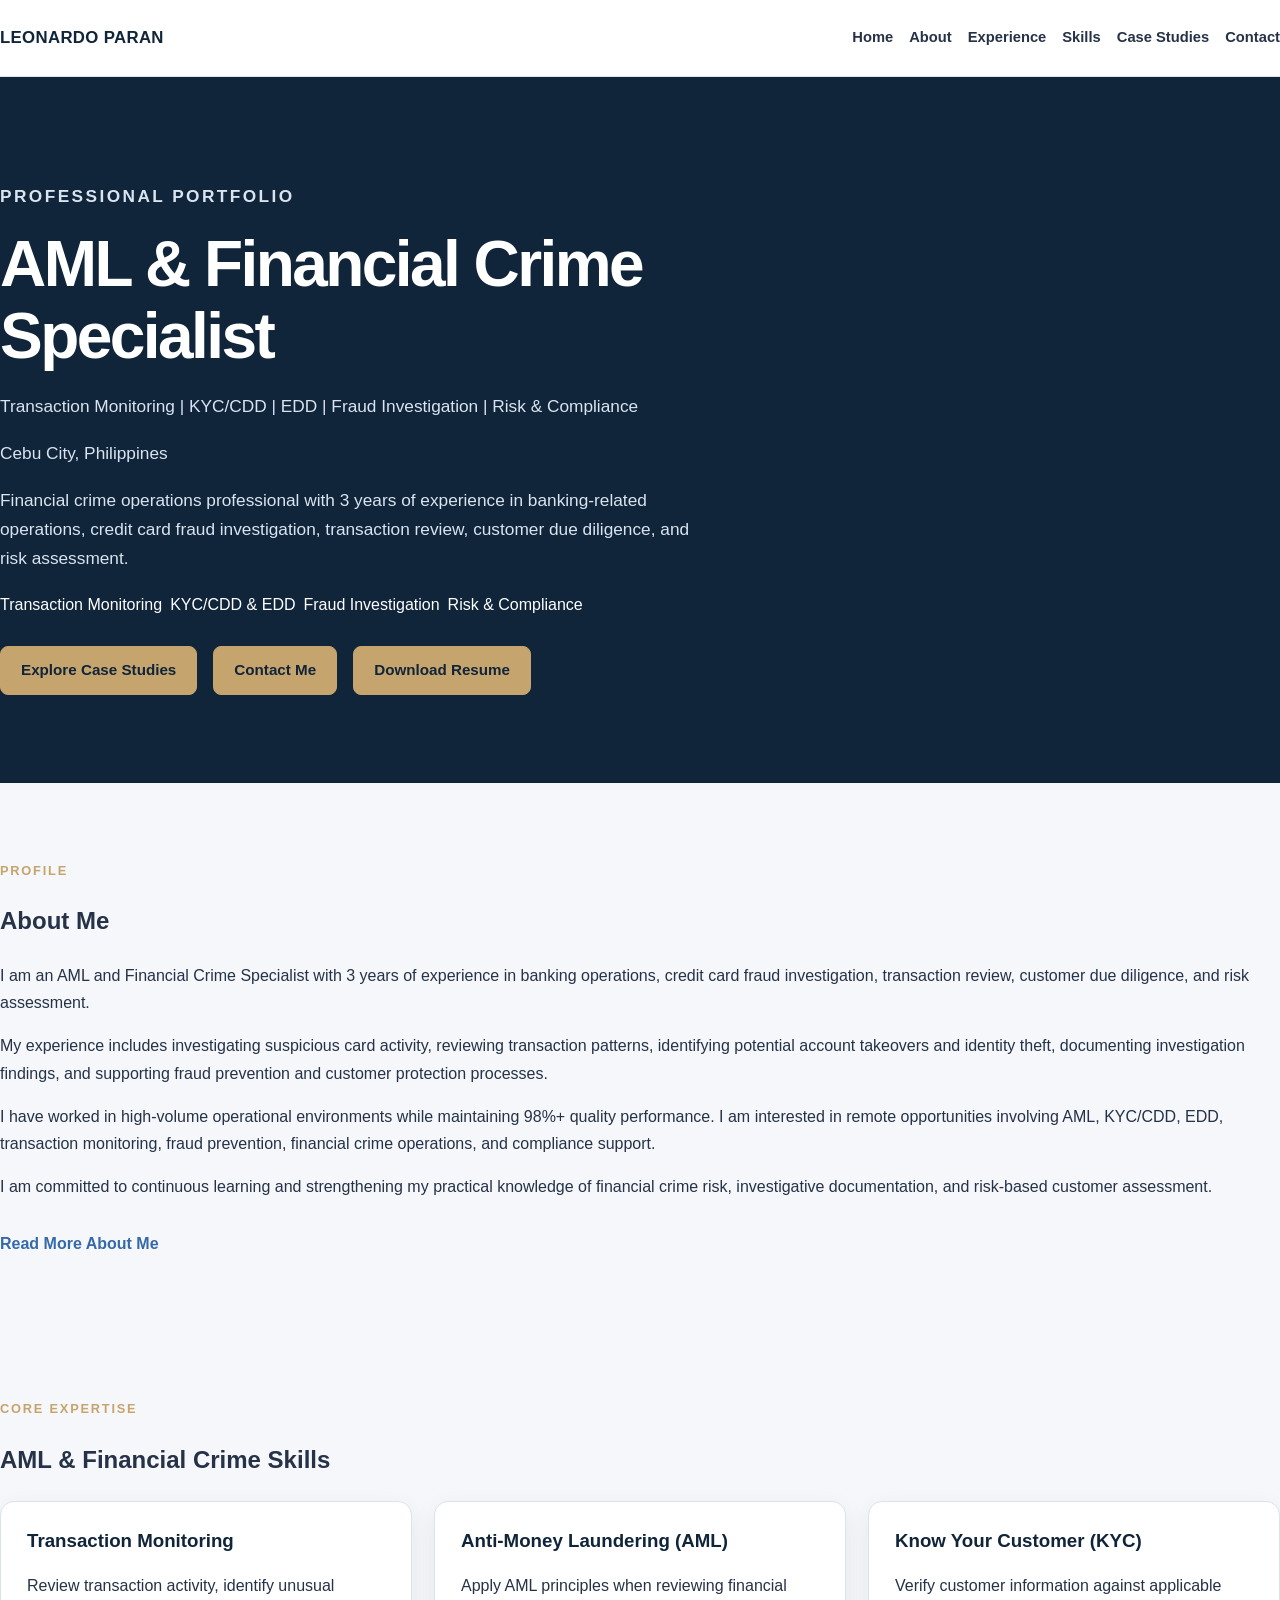
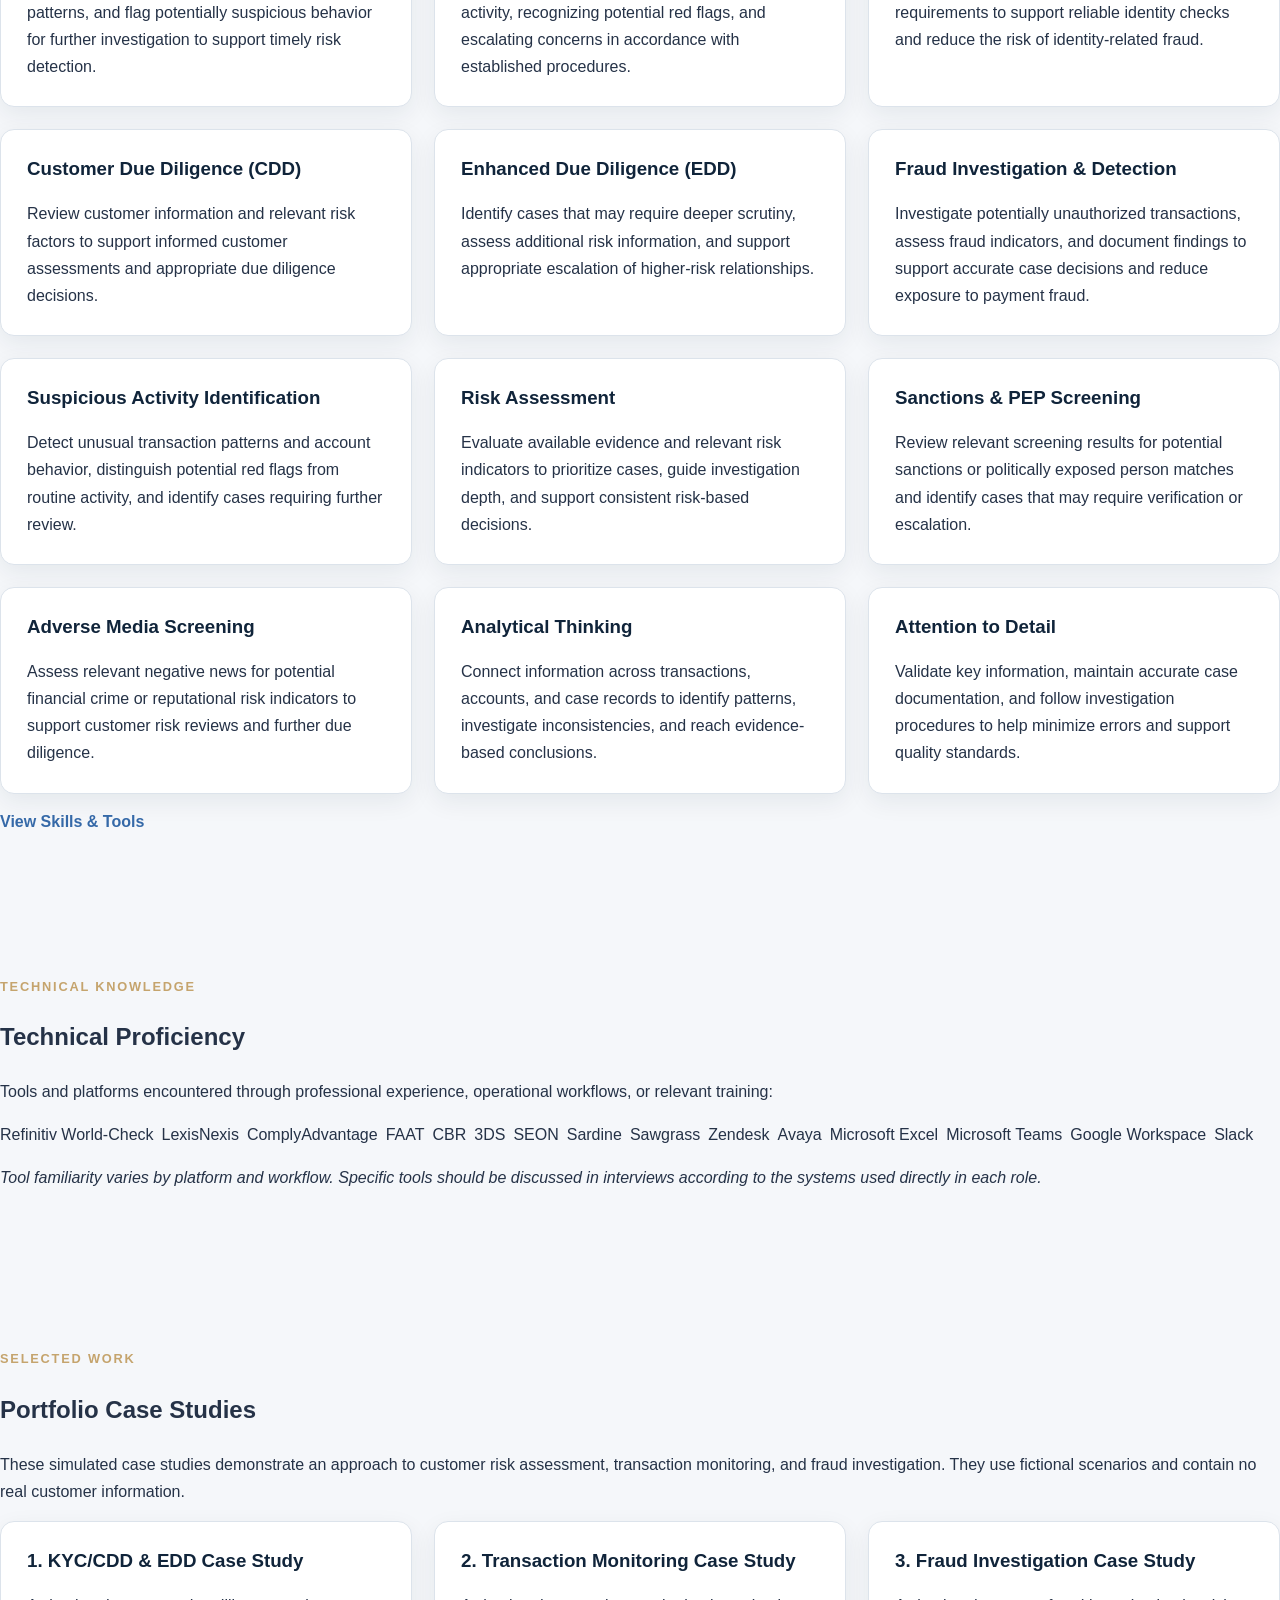
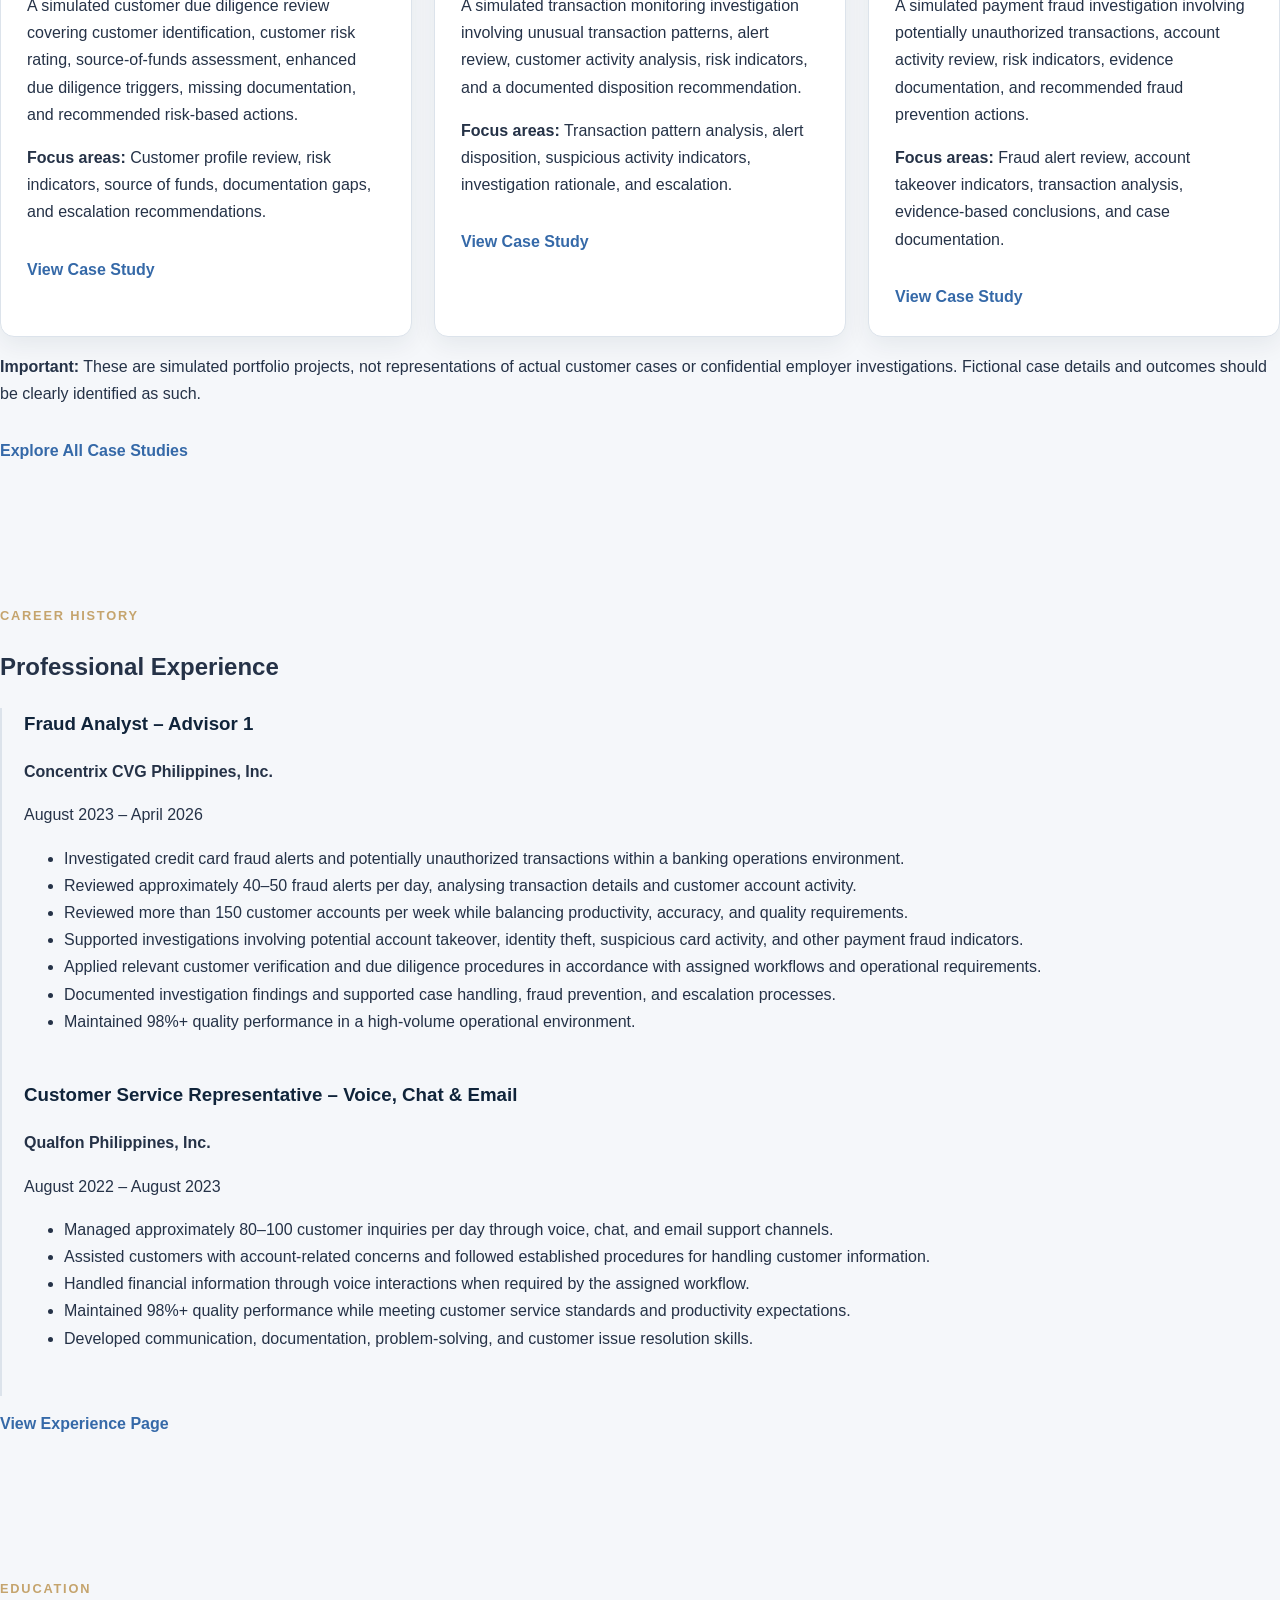
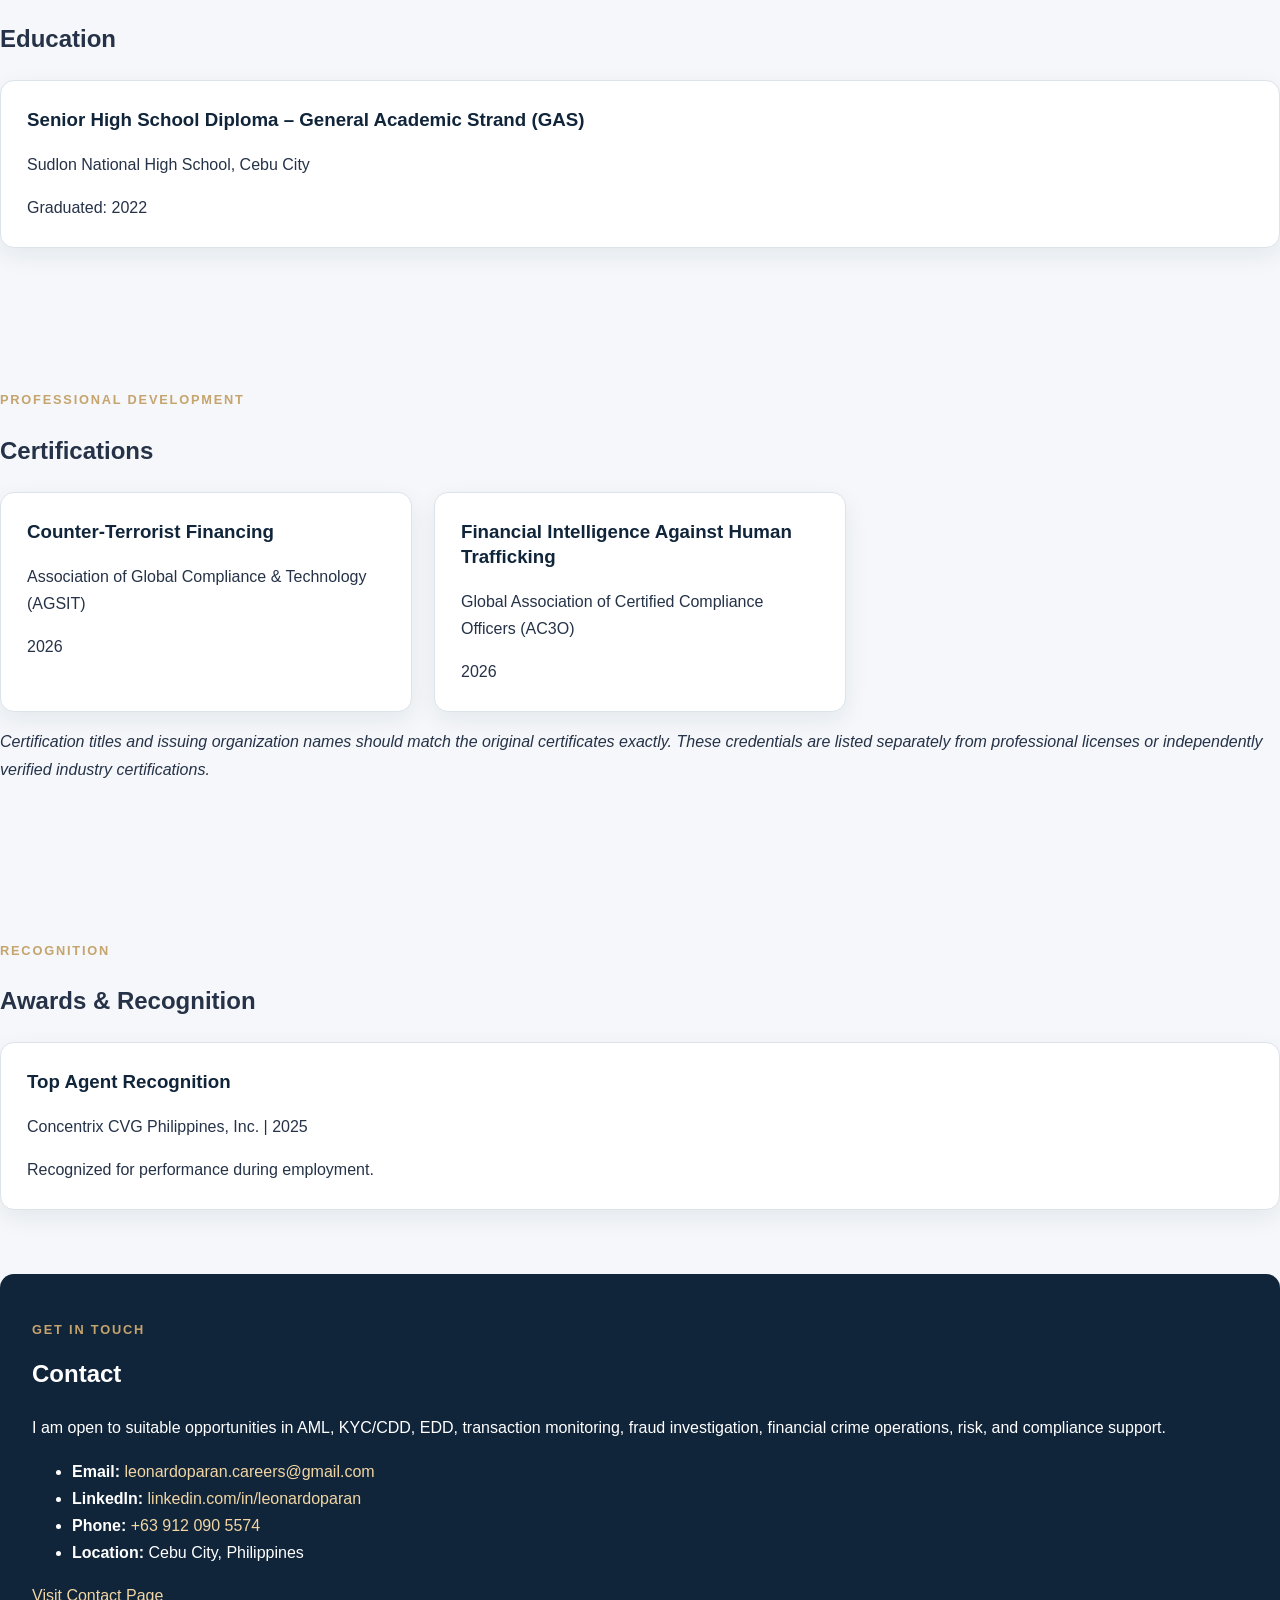
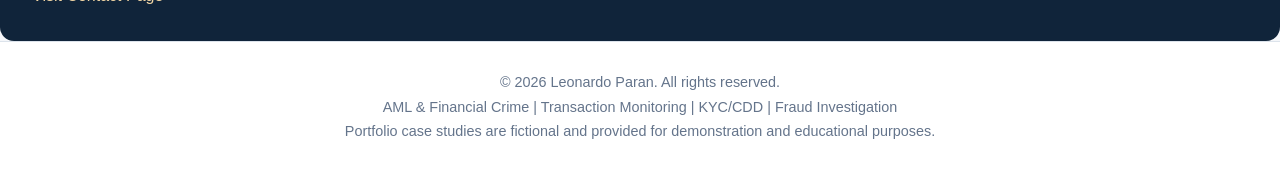
<file: index.html>
<!DOCTYPE html>
<html lang="en">
<head>
  <meta charset="UTF-8">
  <meta name="viewport" content="width=device-width, initial-scale=1.0">
  <title>Leonardo Paran | AML &amp; Financial Crime Specialist</title>
  <meta name="description" content="Professional portfolio of Leonardo Paran, with experience in transaction monitoring, KYC/CDD, EDD, fraud investigation, and financial crime operations.">
  <link rel="stylesheet" href="style.css">
</head>
<body>

<header class="site-header">
  <div class="nav-container">
    <a class="brand" href="index.html">LEONARDO PARAN</a>
    <nav class="site-nav" aria-label="Main navigation">
      <a href="index.html">Home</a>
      <a href="about.html">About</a>
      <a href="experience.html">Experience</a>
      <a href="skills.html">Skills</a>
      <a href="case-studies.html">Case Studies</a>
      <a href="contact.html">Contact</a>
    </nav>
  </div>
</header>

<main>
  <section class="hero">
    <p class="eyebrow">PROFESSIONAL PORTFOLIO</p>

    <h1>AML &amp; Financial Crime Specialist</h1>

    <p class="hero-subtitle">
      Transaction Monitoring | KYC/CDD | EDD |
      Fraud Investigation | Risk &amp; Compliance
    </p>

    <p>Cebu City, Philippines</p>

    <p>
      Financial crime operations professional with 3 years of experience
      in banking-related operations, credit card fraud investigation,
      transaction review, customer due diligence, and risk assessment.
    </p>

    <div class="tag-list">
      <span>Transaction Monitoring</span>
      <span>KYC/CDD &amp; EDD</span>
      <span>Fraud Investigation</span>
      <span>Risk &amp; Compliance</span>
    </div>

    <div class="button-group">
      <a class="button" href="case-studies.html">
        Explore Case Studies
      </a>

      <a class="button" href="contact.html">
        Contact Me
      </a>

      <a
        class="button"
        href="./Leonardo_Paran_AML_Financial_Crime_Specialist_Resume.pdf"
        target="_blank"
        rel="noopener"
      >Download Resume</a>
    </div>
  </section>

  <section class="section">
    <p class="eyebrow">PROFILE</p>
    <h2>About Me</h2>

    <p>
      I am an AML and Financial Crime Specialist with 3 years of experience
      in banking operations, credit card fraud investigation, transaction
      review, customer due diligence, and risk assessment.
    </p>

    <p>
      My experience includes investigating suspicious card activity,
      reviewing transaction patterns, identifying potential account
      takeovers and identity theft, documenting investigation findings,
      and supporting fraud prevention and customer protection processes.
    </p>

    <p>
      I have worked in high-volume operational environments while
      maintaining 98%+ quality performance. I am interested in remote
      opportunities involving AML, KYC/CDD, EDD, transaction monitoring,
      fraud prevention, financial crime operations, and compliance support.
    </p>

    <p>
      I am committed to continuous learning and strengthening my practical
      knowledge of financial crime risk, investigative documentation,
      and risk-based customer assessment.
    </p>

    <a class="case-link" href="about.html">Read More About Me</a>
  </section>

  <section class="section">
    <p class="eyebrow">CORE EXPERTISE</p>
    <h2>AML &amp; Financial Crime Skills</h2>

    <div class="grid">
      <article class="card">
        <h3>Transaction Monitoring</h3>
        <p>Review transaction activity, identify unusual patterns, and flag potentially suspicious behavior for further investigation to support timely risk detection.</p>
      </article>

      <article class="card">
        <h3>Anti-Money Laundering (AML)</h3>
        <p>Apply AML principles when reviewing financial activity, recognizing potential red flags, and escalating concerns in accordance with established procedures.</p>
      </article>

      <article class="card">
        <h3>Know Your Customer (KYC)</h3>
        <p>Verify customer information against applicable requirements to support reliable identity checks and reduce the risk of identity-related fraud.</p>
      </article>

      <article class="card">
        <h3>Customer Due Diligence (CDD)</h3>
        <p>Review customer information and relevant risk factors to support informed customer assessments and appropriate due diligence decisions.</p>
      </article>

      <article class="card">
        <h3>Enhanced Due Diligence (EDD)</h3>
        <p>Identify cases that may require deeper scrutiny, assess additional risk information, and support appropriate escalation of higher-risk relationships.</p>
      </article>

      <article class="card">
        <h3>Fraud Investigation &amp; Detection</h3>
        <p>Investigate potentially unauthorized transactions, assess fraud indicators, and document findings to support accurate case decisions and reduce exposure to payment fraud.</p>
      </article>

      <article class="card">
        <h3>Suspicious Activity Identification</h3>
        <p>Detect unusual transaction patterns and account behavior, distinguish potential red flags from routine activity, and identify cases requiring further review.</p>
      </article>

      <article class="card">
        <h3>Risk Assessment</h3>
        <p>Evaluate available evidence and relevant risk indicators to prioritize cases, guide investigation depth, and support consistent risk-based decisions.</p>
      </article>

      <article class="card">
        <h3>Sanctions &amp; PEP Screening</h3>
        <p>Review relevant screening results for potential sanctions or politically exposed person matches and identify cases that may require verification or escalation.</p>
      </article>

      <article class="card">
        <h3>Adverse Media Screening</h3>
        <p>Assess relevant negative news for potential financial crime or reputational risk indicators to support customer risk reviews and further due diligence.</p>
      </article>

      <article class="card">
        <h3>Analytical Thinking</h3>
        <p>Connect information across transactions, accounts, and case records to identify patterns, investigate inconsistencies, and reach evidence-based conclusions.</p>
      </article>

      <article class="card">
        <h3>Attention to Detail</h3>
        <p>Validate key information, maintain accurate case documentation, and follow investigation procedures to help minimize errors and support quality standards.</p>
      </article>
    </div>

    <a class="case-link" href="skills.html">View Skills &amp; Tools</a>
  </section>

  <section class="section">
    <p class="eyebrow">TECHNICAL KNOWLEDGE</p>
    <h2>Technical Proficiency</h2>

    <p>
      Tools and platforms encountered through professional experience,
      operational workflows, or relevant training:
    </p>

    <div class="tag-list">
      <span>Refinitiv World-Check</span>
      <span>LexisNexis</span>
      <span>ComplyAdvantage</span>
      <span>FAAT</span>
      <span>CBR</span>
      <span>3DS</span>
      <span>SEON</span>
      <span>Sardine</span>
      <span>Sawgrass</span>
      <span>Zendesk</span>
      <span>Avaya</span>
      <span>Microsoft Excel</span>
      <span>Microsoft Teams</span>
      <span>Google Workspace</span>
      <span>Slack</span>
    </div>

    <p><em>
      Tool familiarity varies by platform and workflow. Specific tools
      should be discussed in interviews according to the systems used
      directly in each role.
    </em></p>
  </section>

  <section class="section">
    <p class="eyebrow">SELECTED WORK</p>
    <h2>Portfolio Case Studies</h2>

    <p>
      These simulated case studies demonstrate an approach to customer
      risk assessment, transaction monitoring, and fraud investigation.
      They use fictional scenarios and contain no real customer information.
    </p>

    <div class="grid">
      <div class="card">
        <h3>1. KYC/CDD &amp; EDD Case Study</h3>
        <p>
          A simulated customer due diligence review covering customer
          identification, customer risk rating, source-of-funds assessment,
          enhanced due diligence triggers, missing documentation, and
          recommended risk-based actions.
        </p>
        <p>
          <strong>Focus areas:</strong> Customer profile review, risk
          indicators, source of funds, documentation gaps, and escalation
          recommendations.
        </p>
        <a class="case-link"
          href="https://docs.google.com/spreadsheets/d/1FTh5lRLEZqJlQISXzY6gfy44POPoqloB/edit?usp=drivesdk&amp;ouid=105846819202427567287&amp;rtpof=true&amp;sd=true"
          target="_blank" rel="noopener noreferrer">View Case Study</a>
      </div>

      <div class="card">
        <h3>2. Transaction Monitoring Case Study</h3>
        <p>
          A simulated transaction monitoring investigation involving
          unusual transaction patterns, alert review, customer activity
          analysis, risk indicators, and a documented disposition
          recommendation.
        </p>
        <p>
          <strong>Focus areas:</strong> Transaction pattern analysis,
          alert disposition, suspicious activity indicators, investigation
          rationale, and escalation.
        </p>
        <a class="case-link"
          href="https://docs.google.com/spreadsheets/d/1rRnEARVmBlCLe5ZHAPJz-6vjeDVyr4HZ/edit?usp=drivesdk&amp;ouid=105846819202427567287&amp;rtpof=true&amp;sd=true"
          target="_blank" rel="noopener noreferrer">View Case Study</a>
      </div>

      <div class="card">
        <h3>3. Fraud Investigation Case Study</h3>
        <p>
          A simulated payment fraud investigation involving potentially
          unauthorized transactions, account activity review, risk
          indicators, evidence documentation, and recommended fraud
          prevention actions.
        </p>
        <p>
          <strong>Focus areas:</strong> Fraud alert review, account
          takeover indicators, transaction analysis, evidence-based
          conclusions, and case documentation.
        </p>
        <a class="case-link"
          href="https://docs.google.com/spreadsheets/d/1iediJYN6Dq_VlYZ_JypRBZn5w4wkYpnG/edit?usp=drivesdk&amp;ouid=105846819202427567287&amp;rtpof=true&amp;sd=true"
          target="_blank" rel="noopener noreferrer">View Case Study</a>
      </div>
    </div>

    <p>
      <strong>Important:</strong> These are simulated portfolio projects,
      not representations of actual customer cases or confidential
      employer investigations. Fictional case details and outcomes
      should be clearly identified as such.
    </p>

    <a class="case-link" href="case-studies.html">Explore All Case Studies</a>
  </section>

  <section class="section">
    <p class="eyebrow">CAREER HISTORY</p>
    <h2>Professional Experience</h2>

    <div class="timeline-item">
      <h3>Fraud Analyst – Advisor 1</h3>
      <p><strong>Concentrix CVG Philippines, Inc.</strong></p>
      <p class="job-meta">August 2023 – April 2026</p>

      <ul>
        <li>Investigated credit card fraud alerts and potentially unauthorized transactions within a banking operations environment.</li>
        <li>Reviewed approximately 40–50 fraud alerts per day, analysing transaction details and customer account activity.</li>
        <li>Reviewed more than 150 customer accounts per week while balancing productivity, accuracy, and quality requirements.</li>
        <li>Supported investigations involving potential account takeover, identity theft, suspicious card activity, and other payment fraud indicators.</li>
        <li>Applied relevant customer verification and due diligence procedures in accordance with assigned workflows and operational requirements.</li>
        <li>Documented investigation findings and supported case handling, fraud prevention, and escalation processes.</li>
        <li>Maintained 98%+ quality performance in a high-volume operational environment.</li>
      </ul>
    </div>

    <div class="timeline-item">
      <h3>Customer Service Representative – Voice, Chat &amp; Email</h3>
      <p><strong>Qualfon Philippines, Inc.</strong></p>
      <p class="job-meta">August 2022 – August 2023</p>

      <ul>
        <li>Managed approximately 80–100 customer inquiries per day through voice, chat, and email support channels.</li>
        <li>Assisted customers with account-related concerns and followed established procedures for handling customer information.</li>
        <li>Handled financial information through voice interactions when required by the assigned workflow.</li>
        <li>Maintained 98%+ quality performance while meeting customer service standards and productivity expectations.</li>
        <li>Developed communication, documentation, problem-solving, and customer issue resolution skills.</li>
      </ul>
    </div>

    <a class="case-link" href="experience.html">View Experience Page</a>
  </section>

  <section class="section">
    <p class="eyebrow">EDUCATION</p>
    <h2>Education</h2>

    <div class="card">
      <h3>Senior High School Diploma – General Academic Strand (GAS)</h3>
      <p>Sudlon National High School, Cebu City</p>
      <p>Graduated: 2022</p>
    </div>
  </section>

  <section class="section">
    <p class="eyebrow">PROFESSIONAL DEVELOPMENT</p>
    <h2>Certifications</h2>

    <div class="grid">
      <div class="card">
        <h3>Counter-Terrorist Financing</h3>
        <p>Association of Global Compliance &amp; Technology (AGSIT)</p>
        <p>2026</p>
      </div>

      <div class="card">
        <h3>Financial Intelligence Against Human Trafficking</h3>
        <p>Global Association of Certified Compliance Officers (AC3O)</p>
        <p>2026</p>
      </div>
    </div>

    <p><em>
      Certification titles and issuing organization names should match
      the original certificates exactly. These credentials are listed
      separately from professional licenses or independently verified
      industry certifications.
    </em></p>
  </section>

  <section class="section">
    <p class="eyebrow">RECOGNITION</p>
    <h2>Awards &amp; Recognition</h2>

    <div class="card">
      <h3>Top Agent Recognition</h3>
      <p>Concentrix CVG Philippines, Inc. | 2025</p>
      <p>Recognized for performance during employment.</p>
    </div>
  </section>

  <section class="section contact-panel">
    <p class="eyebrow">GET IN TOUCH</p>
    <h2>Contact</h2>

    <p>
      I am open to suitable opportunities in AML, KYC/CDD, EDD,
      transaction monitoring, fraud investigation, financial crime
      operations, risk, and compliance support.
    </p>

    <ul>
      <li>
        <strong>Email:</strong>
        <a href="mailto:leonardoparan.careers@gmail.com">leonardoparan.careers@gmail.com</a>
      </li>
      <li>
        <strong>LinkedIn:</strong>
        <a href="https://www.linkedin.com/in/leonardoparan" target="_blank" rel="noopener noreferrer">linkedin.com/in/leonardoparan</a>
      </li>
      <li>
        <strong>Phone:</strong>
        <a href="tel:+639120905574">+63 912 090 5574</a>
      </li>
      <li><strong>Location:</strong> Cebu City, Philippines</li>
    </ul>

    <a class="button" href="contact.html">Visit Contact Page</a>
  </section>
</main>

<footer class="site-footer">
  <p>&copy; 2026 Leonardo Paran. All rights reserved.</p>
  <p>AML &amp; Financial Crime | Transaction Monitoring | KYC/CDD | Fraud Investigation</p>
  <p>Portfolio case studies are fictional and provided for demonstration and educational purposes.</p>
</footer>

</body>
</html>
</file>
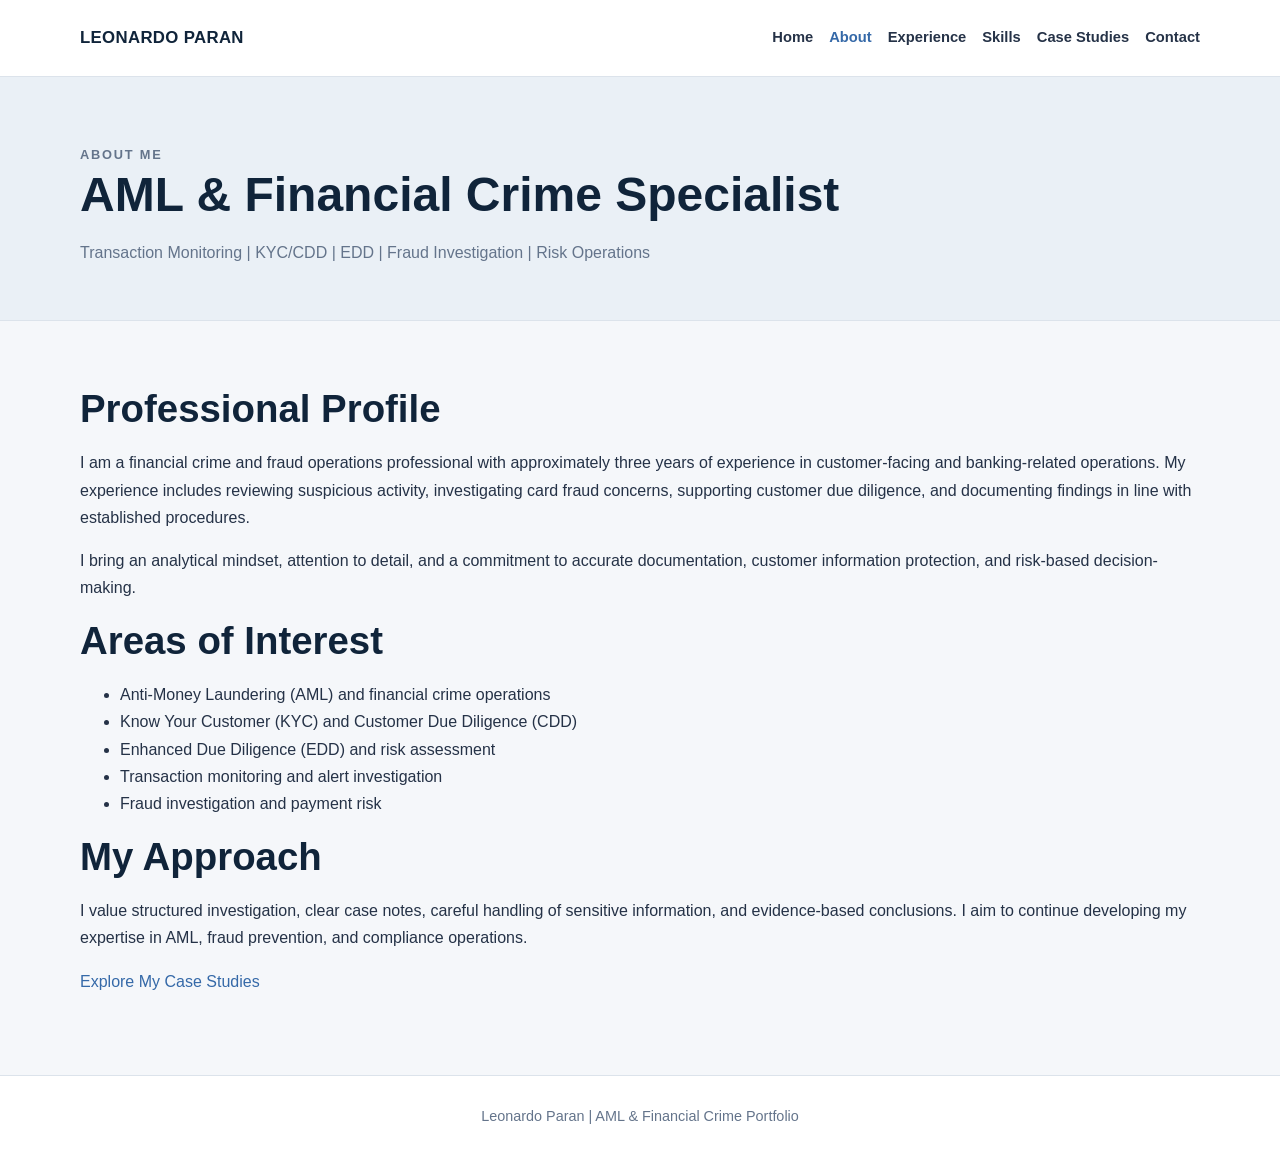
<file: about.html>
<!DOCTYPE html>
<html lang="en">
<head>
  <meta charset="UTF-8">
  <meta name="viewport" content="width=device-width, initial-scale=1.0">
  <title>About | Leonardo Paran</title>
  <meta name="description" content="Learn about Leonardo Paran's background in AML, financial crime, fraud investigation, and transaction monitoring.">
  <link rel="stylesheet" href="style.css">
</head>
<body>
  <header class="site-header">
    <div class="container nav-container">
      <a class="brand" href="index.html">LEONARDO PARAN</a>
      <nav class="site-nav" aria-label="Main navigation">
        <a href="index.html">Home</a>
        <a class="active" href="about.html">About</a>
        <a href="experience.html">Experience</a>
        <a href="skills.html">Skills</a>
        <a href="case-studies.html">Case Studies</a>
        <a href="contact.html">Contact</a>
      </nav>
    </div>
  </header>

  <main>
    <section class="page-header">
      <div class="container">
        <p class="eyebrow">About Me</p>
        <h1>AML &amp; Financial Crime Specialist</h1>
        <p>Transaction Monitoring | KYC/CDD | EDD | Fraud Investigation | Risk Operations</p>
      </div>
    </section>

    <section class="section">
      <div class="container">
        <h2 class="section-heading">Professional Profile</h2>
        <p>
          I am a financial crime and fraud operations professional with
          approximately three years of experience in customer-facing and
          banking-related operations. My experience includes reviewing
          suspicious activity, investigating card fraud concerns, supporting
          customer due diligence, and documenting findings in line with
          established procedures.
        </p>
        <p>
          I bring an analytical mindset, attention to detail, and a
          commitment to accurate documentation, customer information
          protection, and risk-based decision-making.
        </p>

        <h2 class="section-heading">Areas of Interest</h2>
        <ul>
          <li>Anti-Money Laundering (AML) and financial crime operations</li>
          <li>Know Your Customer (KYC) and Customer Due Diligence (CDD)</li>
          <li>Enhanced Due Diligence (EDD) and risk assessment</li>
          <li>Transaction monitoring and alert investigation</li>
          <li>Fraud investigation and payment risk</li>
        </ul>

        <h2 class="section-heading">My Approach</h2>
        <p>
          I value structured investigation, clear case notes, careful
          handling of sensitive information, and evidence-based conclusions.
          I aim to continue developing my expertise in AML, fraud prevention,
          and compliance operations.
        </p>

        <p><a class="button" href="case-studies.html">Explore My Case Studies</a></p>
      </div>
    </section>
  </main>

  <footer class="site-footer">
    <div class="container">
      <p>Leonardo Paran | AML &amp; Financial Crime Portfolio</p>
    </div>
  </footer>
</body>
</html>
</file>
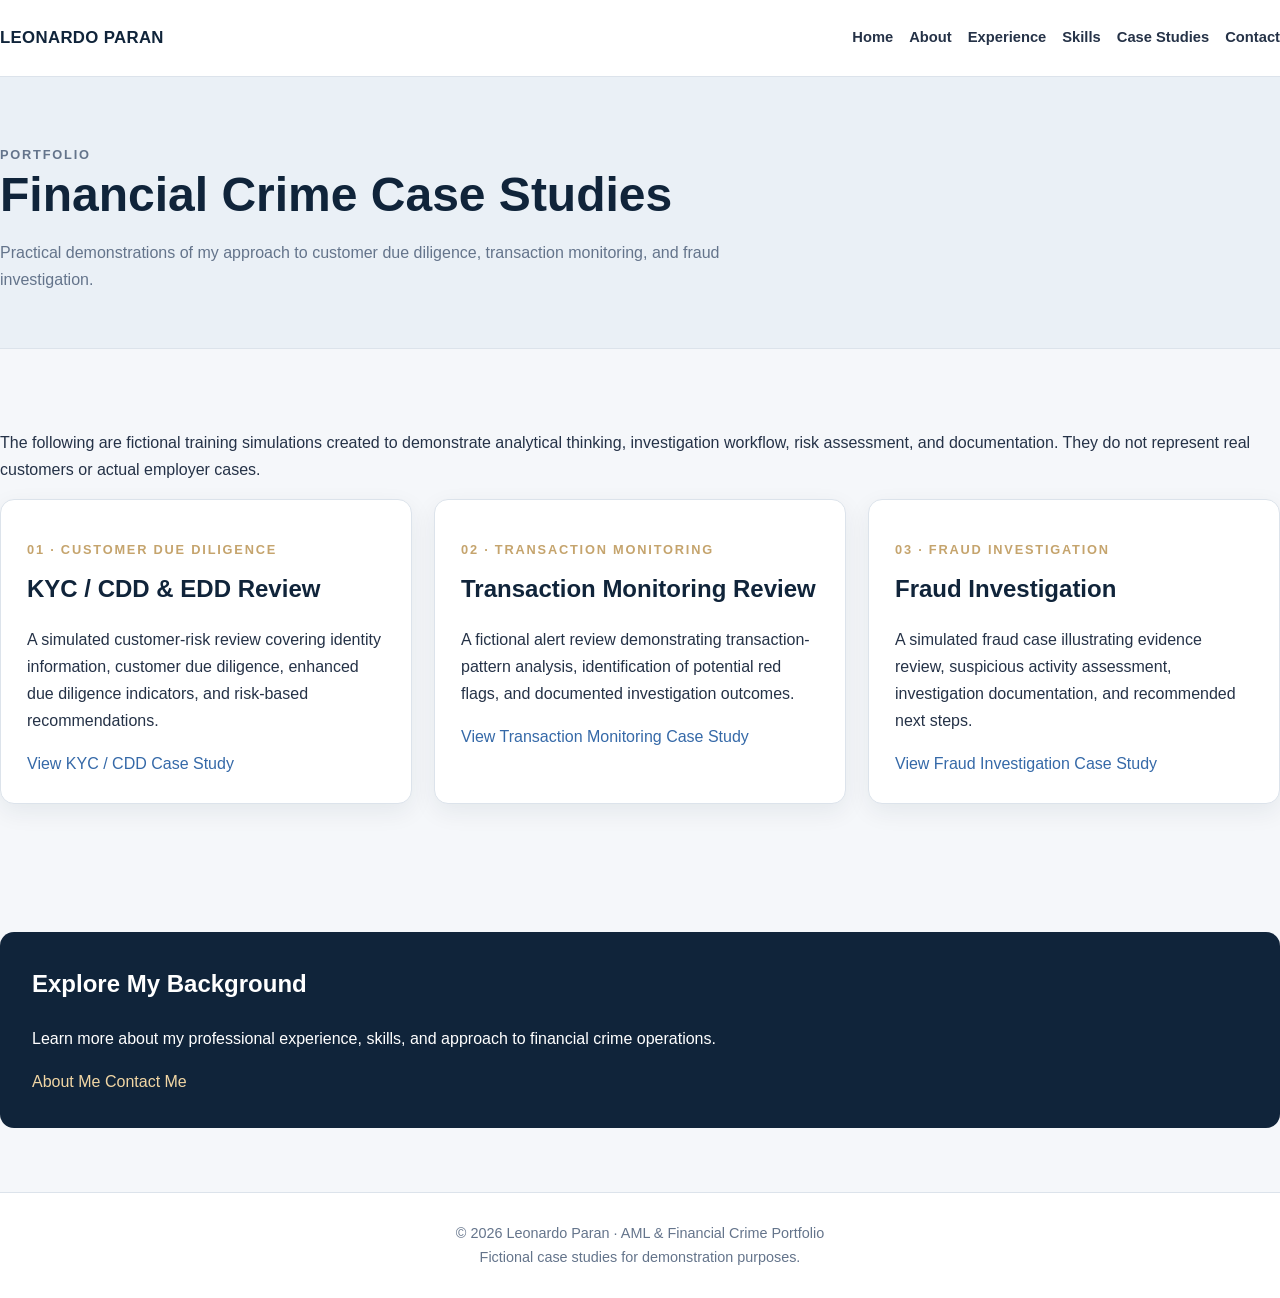
<file: case-studies.html>
<!DOCTYPE html>
<html lang="en">
<head>
  <meta charset="UTF-8">
  <meta name="viewport" content="width=device-width, initial-scale=1.0">
  <meta name="description" content="Fictional AML, KYC, transaction monitoring, and fraud investigation portfolio case studies by Leonardo Paran.">
  <title>Case Studies | Leonardo Paran</title>
  <link rel="stylesheet" href="style.css">
</head>
<body>
  <header class="site-header">
    <div class="nav-container">
      <a class="brand" href="index.html">LEONARDO PARAN</a>
      <nav class="site-nav" aria-label="Main navigation">
        <a href="index.html">Home</a>
        <a href="about.html">About</a>
        <a href="experience.html">Experience</a>
        <a href="skills.html">Skills</a>
        <a href="case-studies.html">Case Studies</a>
        <a href="contact.html">Contact</a>
      </nav>
    </div>
  </header>

  <main>
    <section class="page-header">
      <p class="eyebrow">PORTFOLIO</p>
      <h1>Financial Crime Case Studies</h1>
      <p>
        Practical demonstrations of my approach to customer due diligence,
        transaction monitoring, and fraud investigation.
      </p>
    </section>

    <section class="section">
      <p>
        The following are fictional training simulations created to
        demonstrate analytical thinking, investigation workflow, risk
        assessment, and documentation. They do not represent real customers
        or actual employer cases.
      </p>

      <div class="grid">
        <article class="card">
          <p class="eyebrow">01 · CUSTOMER DUE DILIGENCE</p>
          <h2>KYC / CDD &amp; EDD Review</h2>
          <p>
            A simulated customer-risk review covering identity information,
            customer due diligence, enhanced due diligence indicators, and
            risk-based recommendations.
          </p>
          <a class="button" href="https://docs.google.com/spreadsheets/d/1FTh5lRLEZqJlQISXzY6gfy44POPoqloB/edit?usp=drivesdk&amp;ouid=105846819202427567287&amp;rtpof=true&amp;sd=true" target="_blank" rel="noopener noreferrer">
            View KYC / CDD Case Study
          </a>
        </article>

        <article class="card">
          <p class="eyebrow">02 · TRANSACTION MONITORING</p>
          <h2>Transaction Monitoring Review</h2>
          <p>
            A fictional alert review demonstrating transaction-pattern
            analysis, identification of potential red flags, and documented
            investigation outcomes.
          </p>
          <a class="button" href="https://docs.google.com/spreadsheets/d/1rRnEARVmBlCLe5ZHAPJz-6vjeDVyr4HZ/edit?usp=drivesdk&amp;ouid=105846819202427567287&amp;rtpof=true&amp;sd=true" target="_blank" rel="noopener noreferrer">
            View Transaction Monitoring Case Study
          </a>
        </article>

        <article class="card">
          <p class="eyebrow">03 · FRAUD INVESTIGATION</p>
          <h2>Fraud Investigation</h2>
          <p>
            A simulated fraud case illustrating evidence review, suspicious
            activity assessment, investigation documentation, and
            recommended next steps.
          </p>
          <a class="button" href="https://docs.google.com/spreadsheets/d/1iediJYN6Dq_VlYZ_JypRBZn5w4wkYpnG/edit?usp=drivesdk&amp;ouid=105846819202427567287&amp;rtpof=true&amp;sd=true" target="_blank" rel="noopener noreferrer">
            View Fraud Investigation Case Study
          </a>
        </article>
      </div>
    </section>

    <section class="section">
      <div class="contact-panel">
        <h2>Explore My Background</h2>
        <p>
          Learn more about my professional experience, skills, and approach
          to financial crime operations.
        </p>
        <a class="button" href="about.html">About Me</a>
        <a class="button" href="contact.html">Contact Me</a>
      </div>
    </section>
  </main>

  <footer class="site-footer">
    <p>© 2026 Leonardo Paran · AML &amp; Financial Crime Portfolio</p>
    <p>Fictional case studies for demonstration purposes.</p>
  </footer>
</body>
</html>
</file>
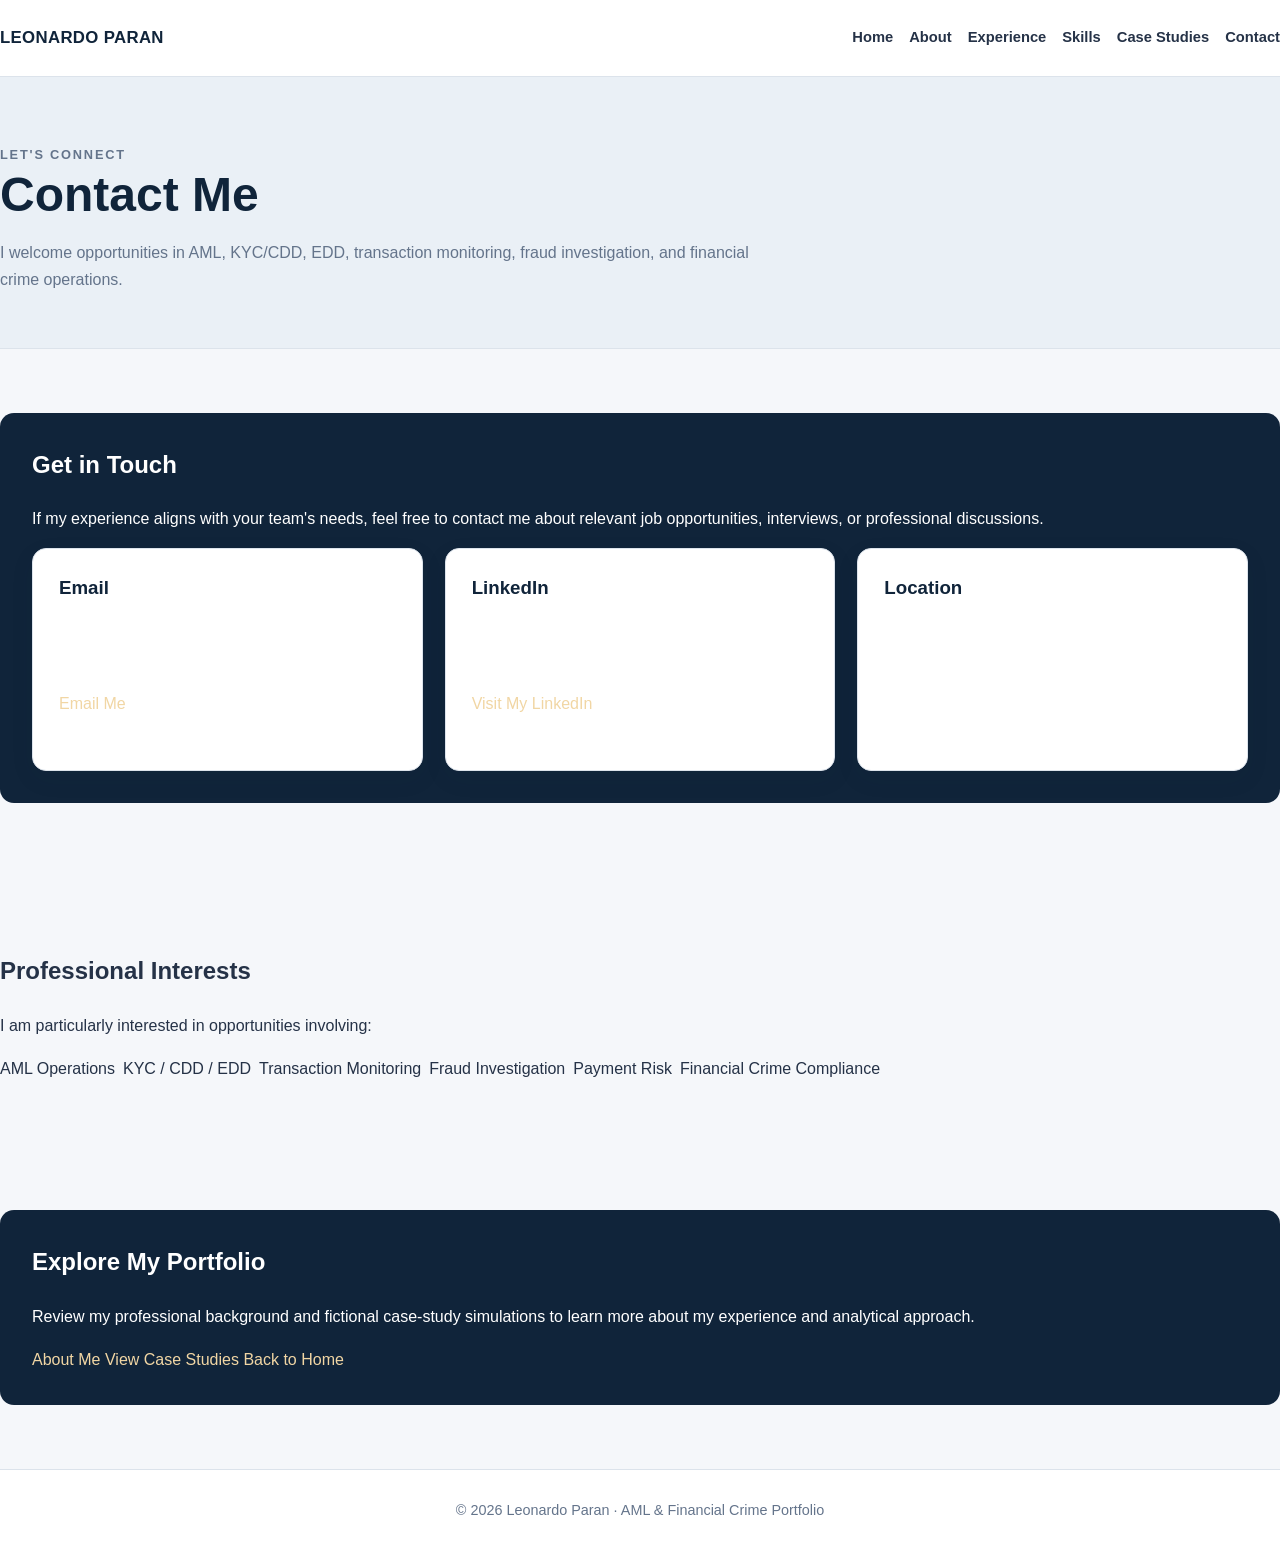
<file: contact.html>
<!DOCTYPE html>
<html lang="en">
<head>
  <meta charset="UTF-8">
  <meta name="viewport" content="width=device-width, initial-scale=1.0">
  <meta name="description" content="Contact Leonardo Paran for AML, KYC, transaction monitoring, fraud investigation, and financial crime operations opportunities.">
  <title>Contact | Leonardo Paran</title>
  <link rel="stylesheet" href="style.css">
</head>
<body>
  <header class="site-header">
    <div class="nav-container">
      <a class="brand" href="index.html">LEONARDO PARAN</a>
      <nav class="site-nav" aria-label="Main navigation">
        <a href="index.html">Home</a>
        <a href="about.html">About</a>
        <a href="experience.html">Experience</a>
        <a href="skills.html">Skills</a>
        <a href="case-studies.html">Case Studies</a>
        <a href="contact.html">Contact</a>
      </nav>
    </div>
  </header>

  <main>
    <section class="page-header">
      <p class="eyebrow">LET'S CONNECT</p>
      <h1>Contact Me</h1>
      <p>
        I welcome opportunities in AML, KYC/CDD, EDD, transaction monitoring,
        fraud investigation, and financial crime operations.
      </p>
    </section>

    <section class="section">
      <div class="contact-panel">
        <h2>Get in Touch</h2>
        <p>
          If my experience aligns with your team's needs, feel free to contact
          me about relevant job opportunities, interviews, or professional
          discussions.
        </p>

        <div class="grid">
          
<article class="card">
  <h3>Email</h3>
  <p>For recruitment inquiries and professional opportunities.</p>
  <a class="button" href="mailto:leonardoparan.careers@gmail.com">
    Email Me
  </a>
</article>


          <article class="card">
            <h3>LinkedIn</h3>
            <p>Connect with me for professional networking and career opportunities.</p>
            <a class="button"
               href="https://www.linkedin.com/in/leonardoparan"
               target="_blank"
               rel="noopener noreferrer">
              Visit My LinkedIn
            </a>
          </article>

         
<article class="card">
  <h3>Location</h3>
  <p>Cebu City, Philippines</p>
  <p>Open to remote opportunities with international teams and suitable onsite roles in the Philippines.</p>
</article>

        </div>
      </div>
    </section>

    <section class="section">
      <h2>Professional Interests</h2>
      <p>
        I am particularly interested in opportunities involving:
      </p>
      <div class="tag-list">
        <span>AML Operations</span>
        <span>KYC / CDD / EDD</span>
        <span>Transaction Monitoring</span>
        <span>Fraud Investigation</span>
        <span>Payment Risk</span>
        <span>Financial Crime Compliance</span>
      </div>
    </section>

    <section class="section">
      <div class="contact-panel">
        <h2>Explore My Portfolio</h2>
        <p>
          Review my professional background and fictional case-study
          simulations to learn more about my experience and analytical approach.
        </p>
        <a class="button" href="about.html">About Me</a>
        <a class="button" href="case-studies.html">View Case Studies</a>
        <a class="button" href="index.html">Back to Home</a>
      </div>
    </section>
  </main>

  <footer class="site-footer">
    <p>© 2026 Leonardo Paran · AML &amp; Financial Crime Portfolio</p>
  </footer>
</body>
</html>
</file>
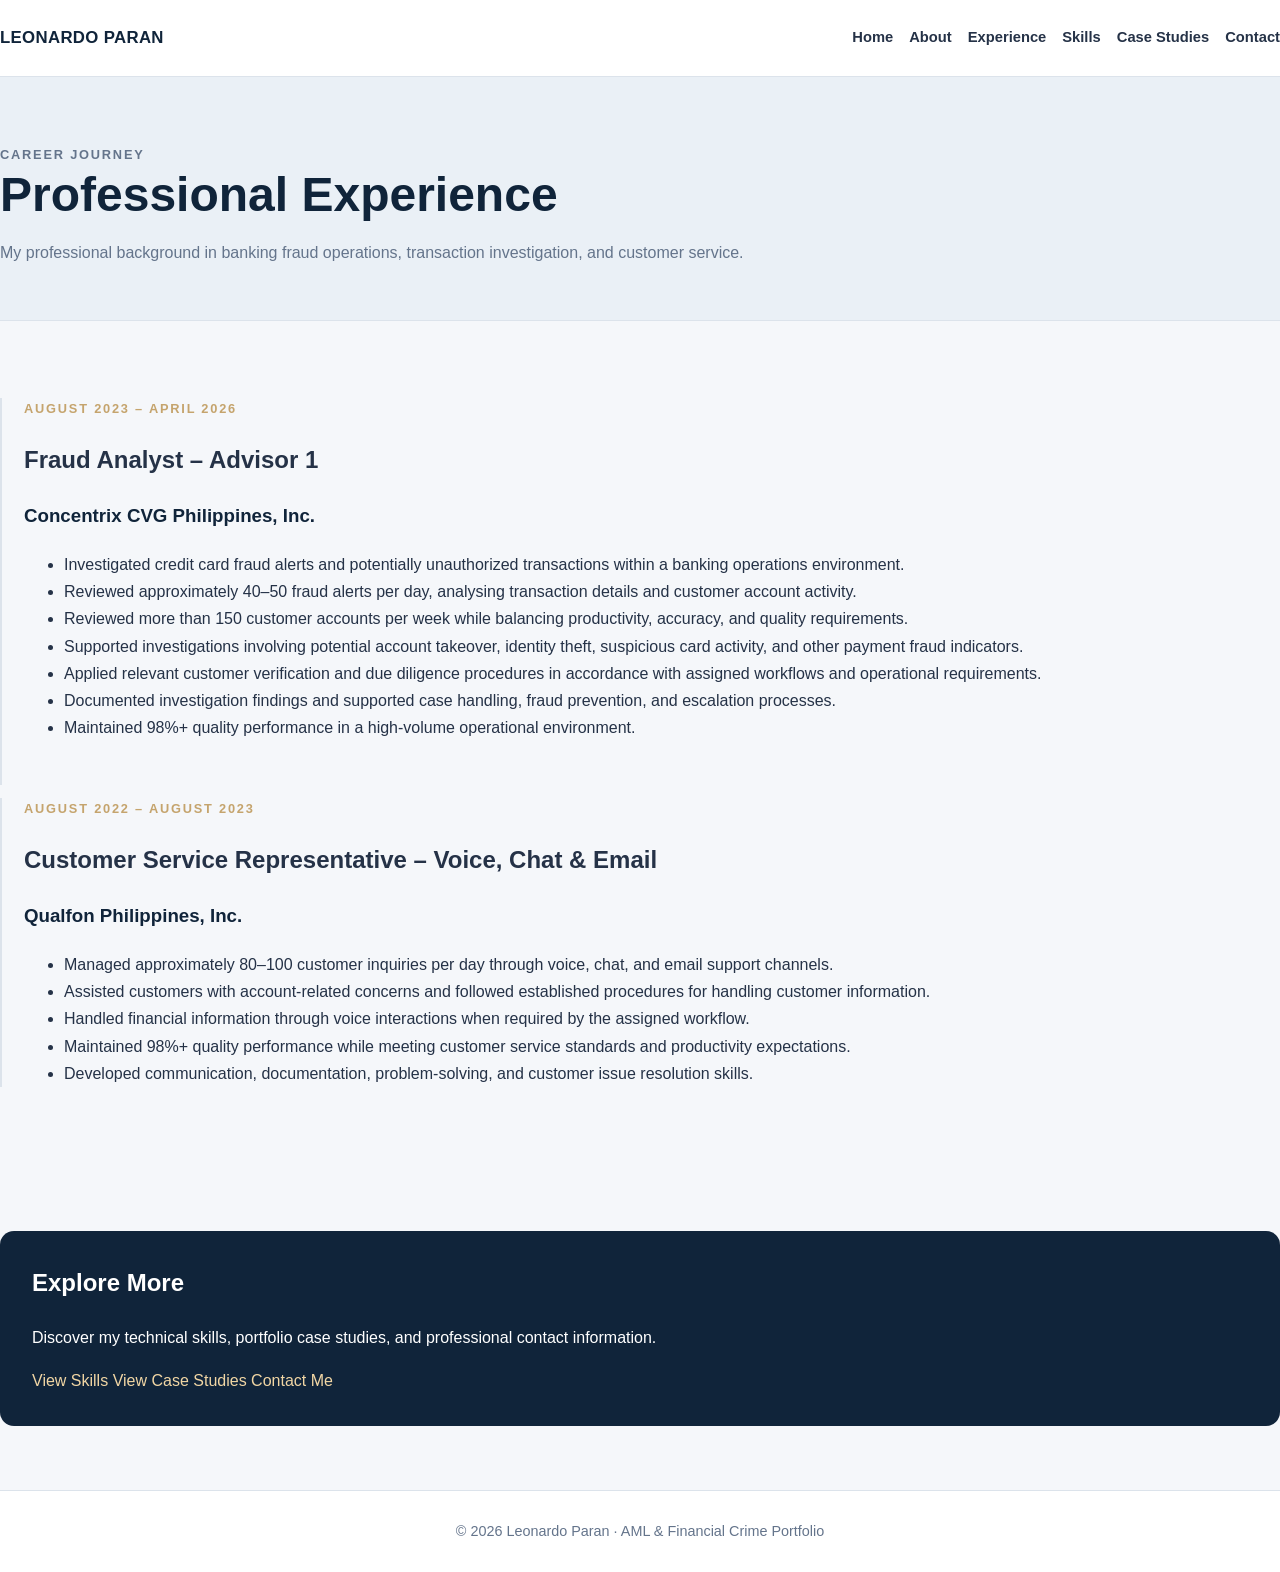
<file: experience.html>
<!DOCTYPE html>
<html lang="en">
<head>
  <meta charset="UTF-8">
  <meta name="viewport" content="width=device-width, initial-scale=1.0">
  <meta name="description" content="Professional experience of Leonardo Paran in banking fraud operations and customer service.">
  <title>Professional Experience | Leonardo Paran</title>
  <link rel="stylesheet" href="style.css">
</head>
<body>
  <header class="site-header">
    <div class="nav-container">
      <a class="brand" href="index.html">LEONARDO PARAN</a>
      <nav class="site-nav" aria-label="Main navigation">
        <a href="index.html">Home</a>
        <a href="about.html">About</a>
        <a href="experience.html">Experience</a>
        <a href="skills.html">Skills</a>
        <a href="case-studies.html">Case Studies</a>
        <a href="contact.html">Contact</a>
      </nav>
    </div>
  </header>

  <main>
    <section class="page-header">
      <p class="eyebrow">CAREER JOURNEY</p>
      <h1>Professional Experience</h1>
      <p>
        My professional background in banking fraud operations,
        transaction investigation, and customer service.
      </p>
    </section>

    <section class="section">
      <div class="timeline-item">
        <p class="eyebrow">AUGUST 2023 – APRIL 2026</p>
        <h2>Fraud Analyst – Advisor 1</h2>
        <h3>Concentrix CVG Philippines, Inc.</h3>

        <ul>
          <li>Investigated credit card fraud alerts and potentially unauthorized transactions within a banking operations environment.</li>
          <li>Reviewed approximately 40–50 fraud alerts per day, analysing transaction details and customer account activity.</li>
          <li>Reviewed more than 150 customer accounts per week while balancing productivity, accuracy, and quality requirements.</li>
          <li>Supported investigations involving potential account takeover, identity theft, suspicious card activity, and other payment fraud indicators.</li>
          <li>Applied relevant customer verification and due diligence procedures in accordance with assigned workflows and operational requirements.</li>
          <li>Documented investigation findings and supported case handling, fraud prevention, and escalation processes.</li>
          <li>Maintained 98%+ quality performance in a high-volume operational environment.</li>
        </ul>
      </div>

      <div class="timeline-item">
        <p class="eyebrow">AUGUST 2022 – AUGUST 2023</p>
        <h2>Customer Service Representative – Voice, Chat &amp; Email</h2>
        <h3>Qualfon Philippines, Inc.</h3>

        <ul>
          <li>Managed approximately 80–100 customer inquiries per day through voice, chat, and email support channels.</li>
          <li>Assisted customers with account-related concerns and followed established procedures for handling customer information.</li>
          <li>Handled financial information through voice interactions when required by the assigned workflow.</li>
          <li>Maintained 98%+ quality performance while meeting customer service standards and productivity expectations.</li>
          <li>Developed communication, documentation, problem-solving, and customer issue resolution skills.</li>
        </ul>
      </div>
    </section>

    <section class="section">
      <div class="contact-panel">
        <h2>Explore More</h2>
        <p>
          Discover my technical skills, portfolio case studies,
          and professional contact information.
        </p>
        <a class="button" href="skills.html">View Skills</a>
        <a class="button" href="case-studies.html">View Case Studies</a>
        <a class="button" href="contact.html">Contact Me</a>
      </div>
    </section>
  </main>

  <footer class="site-footer">
    <p>© 2026 Leonardo Paran · AML &amp; Financial Crime Portfolio</p>
  </footer>
</body>
</html>
</file>
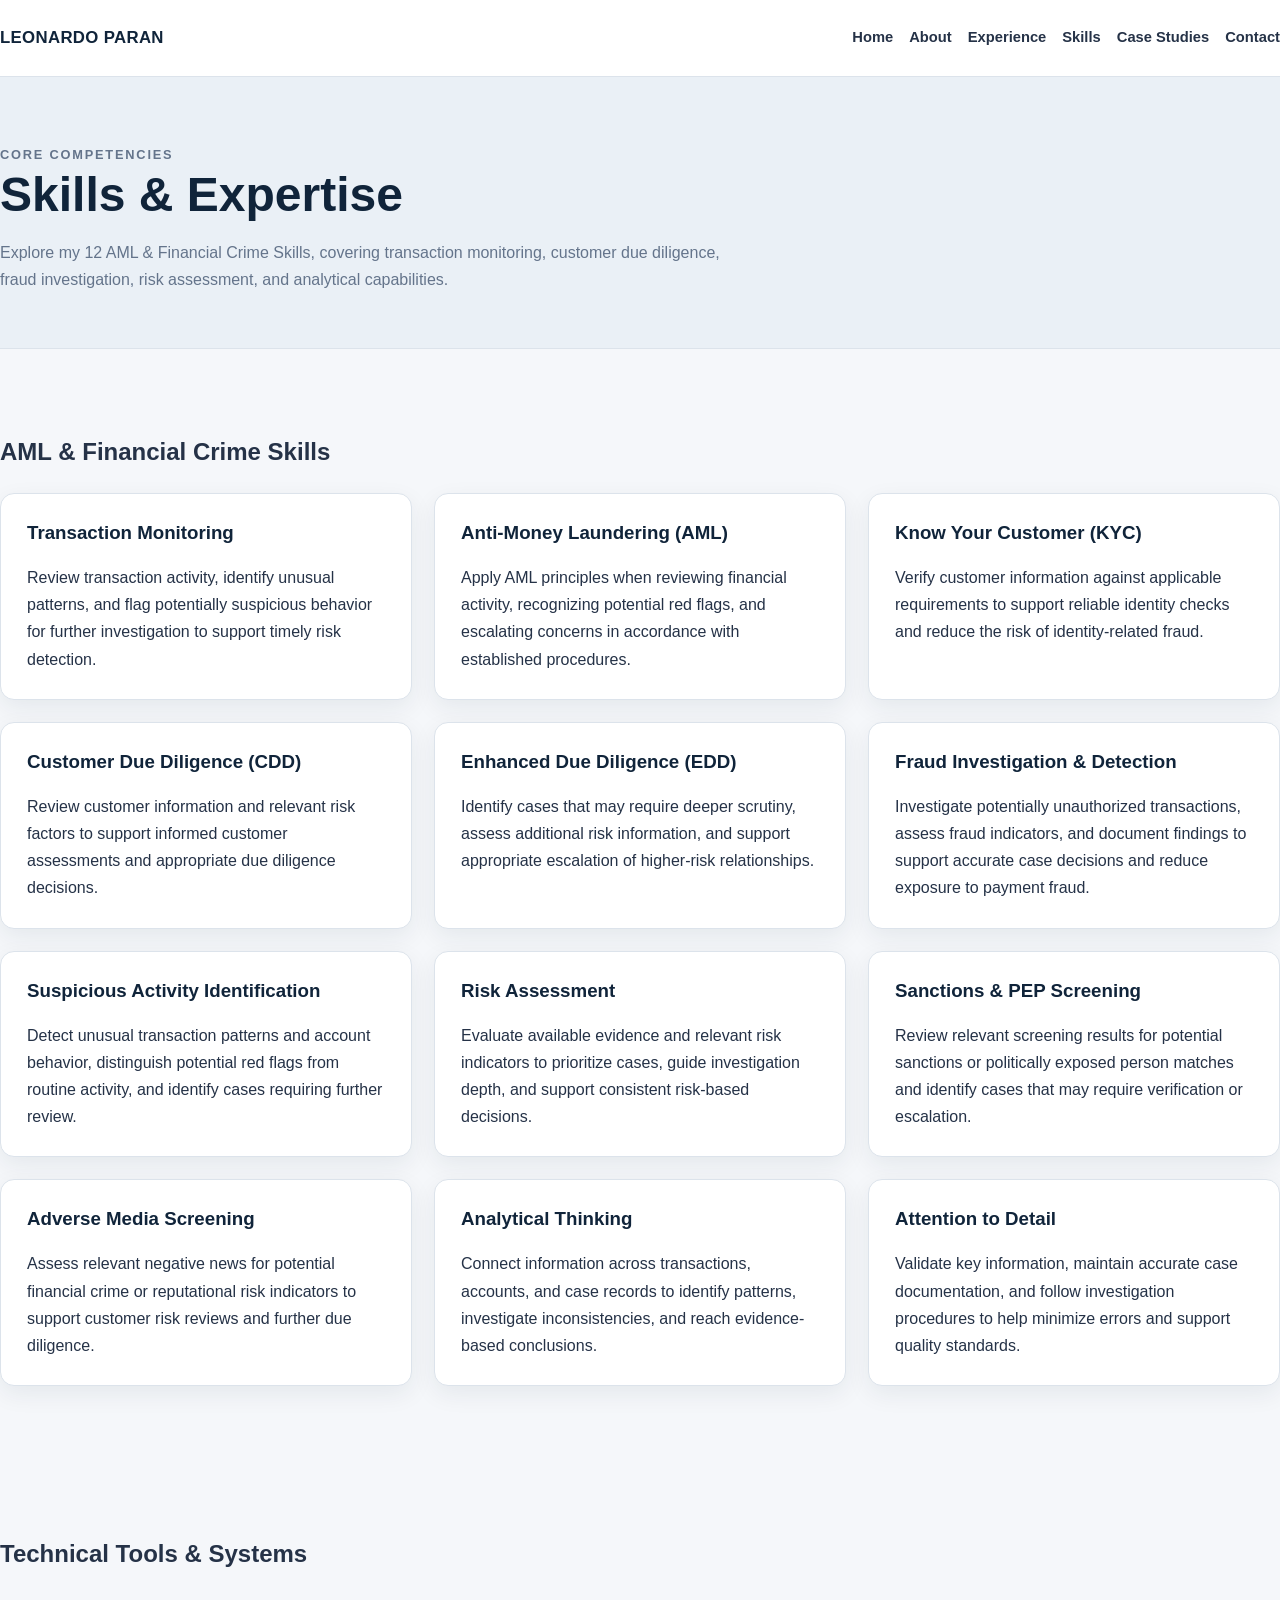
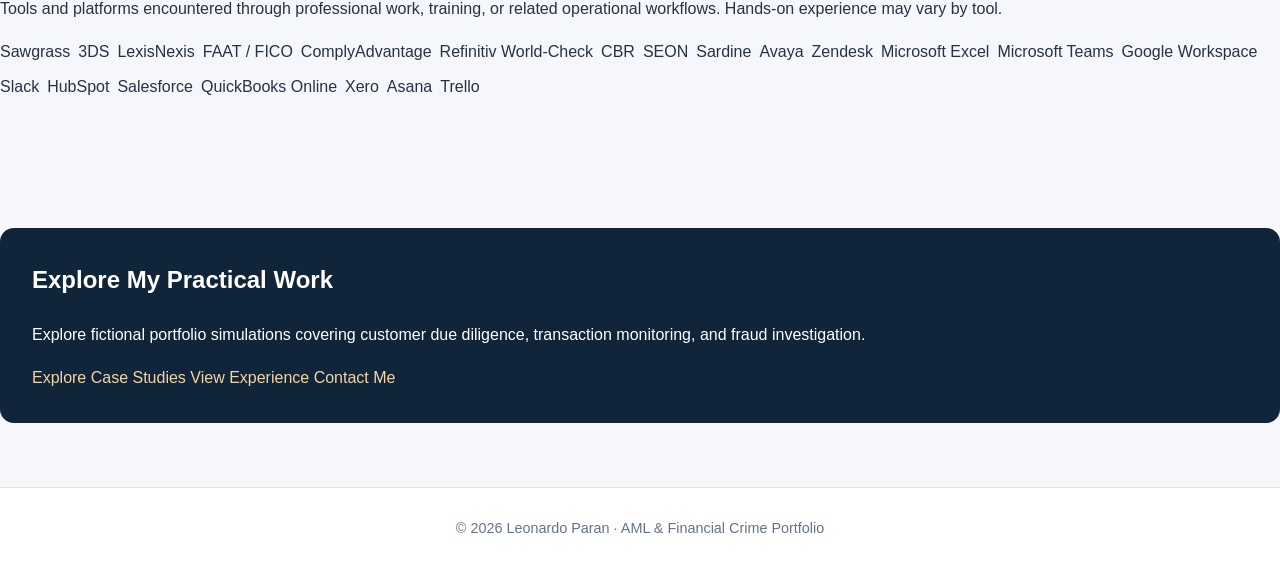
<file: skills.html>
<!DOCTYPE html>
<html lang="en">
<head>
  <meta charset="UTF-8">
  <meta name="viewport" content="width=device-width, initial-scale=1.0">
  <meta name="description" content="Leonardo Paran's 12 AML and Financial Crime skills, including transaction monitoring, KYC, CDD, EDD, fraud investigation, and risk assessment.">
  <title>Skills &amp; Expertise | Leonardo Paran</title>
  <link rel="stylesheet" href="style.css">
</head>
<body>
  <header class="site-header">
    <div class="nav-container">
      <a class="brand" href="index.html">LEONARDO PARAN</a>
      <nav class="site-nav" aria-label="Main navigation">
        <a href="index.html">Home</a>
        <a href="about.html">About</a>
        <a href="experience.html">Experience</a>
        <a href="skills.html">Skills</a>
        <a href="case-studies.html">Case Studies</a>
        <a href="contact.html">Contact</a>
      </nav>
    </div>
  </header>

  <main>
    <section class="page-header">
      <p class="eyebrow">CORE COMPETENCIES</p>
      <h1>Skills &amp; Expertise</h1>
      <p>
        Explore my 12 AML &amp; Financial Crime Skills, covering transaction
        monitoring, customer due diligence, fraud investigation, risk
        assessment, and analytical capabilities.
      </p>
    </section>

    <section class="section">
      <h2> AML &amp; Financial Crime Skills</h2>

      <div class="grid">
        <article class="card">
          <h3> Transaction Monitoring</h3>
          <p>Review transaction activity, identify unusual patterns, and flag potentially suspicious behavior for further investigation to support timely risk detection.</p>
        </article>

        <article class="card">
          <h3> Anti-Money Laundering (AML)</h3>
          <p>Apply AML principles when reviewing financial activity, recognizing potential red flags, and escalating concerns in accordance with established procedures.</p>
        </article>

        <article class="card">
          <h3> Know Your Customer (KYC)</h3>
          <p>Verify customer information against applicable requirements to support reliable identity checks and reduce the risk of identity-related fraud.</p>
        </article>

        <article class="card">
          <h3> Customer Due Diligence (CDD)</h3>
          <p>Review customer information and relevant risk factors to support informed customer assessments and appropriate due diligence decisions.</p>
        </article>

        <article class="card">
          <h3> Enhanced Due Diligence (EDD)</h3>
          <p>Identify cases that may require deeper scrutiny, assess additional risk information, and support appropriate escalation of higher-risk relationships.</p>
        </article>

        <article class="card">
          <h3> Fraud Investigation &amp; Detection</h3>
          <p>Investigate potentially unauthorized transactions, assess fraud indicators, and document findings to support accurate case decisions and reduce exposure to payment fraud.</p>
        </article>

        <article class="card">
          <h3> Suspicious Activity Identification</h3>
          <p>Detect unusual transaction patterns and account behavior, distinguish potential red flags from routine activity, and identify cases requiring further review.</p>
        </article>

        <article class="card">
          <h3> Risk Assessment</h3>
          <p>Evaluate available evidence and relevant risk indicators to prioritize cases, guide investigation depth, and support consistent risk-based decisions.</p>
        </article>

        <article class="card">
          <h3> Sanctions &amp; PEP Screening</h3>
          <p>Review relevant screening results for potential sanctions or politically exposed person matches and identify cases that may require verification or escalation.</p>
        </article>

        <article class="card">
          <h3> Adverse Media Screening</h3>
          <p>Assess relevant negative news for potential financial crime or reputational risk indicators to support customer risk reviews and further due diligence.</p>
        </article>

        <article class="card">
          <h3> Analytical Thinking</h3>
          <p>Connect information across transactions, accounts, and case records to identify patterns, investigate inconsistencies, and reach evidence-based conclusions.</p>
        </article>

        <article class="card">
          <h3> Attention to Detail</h3>
          <p>Validate key information, maintain accurate case documentation, and follow investigation procedures to help minimize errors and support quality standards.</p>
        </article>
      </div>
    </section>

    <section class="section">
      <h2>Technical Tools &amp; Systems</h2>
      <p>
        Tools and platforms encountered through professional work,
        training, or related operational workflows. Hands-on experience
        may vary by tool.
      </p>

      <div class="tag-list">
        <span>Sawgrass</span>
        <span>3DS</span>
        <span>LexisNexis</span>
        <span>FAAT / FICO</span>
        <span>ComplyAdvantage</span>
        <span>Refinitiv World-Check</span>
        <span>CBR</span>
        <span>SEON</span>
        <span>Sardine</span>
        <span>Avaya</span>
        <span>Zendesk</span>
        <span>Microsoft Excel</span>
        <span>Microsoft Teams</span>
        <span>Google Workspace</span>
        <span>Slack</span>
        <span>HubSpot</span>
        <span>Salesforce</span>
        <span>QuickBooks Online</span>
        <span>Xero</span>
        <span>Asana</span>
        <span>Trello</span>
      </div>
    </section>

    <section class="section">
      <div class="contact-panel">
        <h2>Explore My Practical Work</h2>
        <p>
          Explore fictional portfolio simulations covering customer due
          diligence, transaction monitoring, and fraud investigation.
        </p>
        <a class="button" href="case-studies.html">Explore Case Studies</a>
        <a class="button" href="experience.html">View Experience</a>
        <a class="button" href="contact.html">Contact Me</a>
      </div>
    </section>
  </main>

  <footer class="site-footer">
    <p>© 2026 Leonardo Paran · AML &amp; Financial Crime Portfolio</p>
  </footer>
</body>
</html>
</file>
<file: style.css>
/* ========================================
   AML & FINANCIAL CRIME PORTFOLIO
   Shared website styles
======================================== */

:root {
  --navy: #10243a;
  --navy-light: #1b3654;
  --blue: #3569a8;
  --gold: #c5a46d;
  --background: #f5f7fa;
  --white: #ffffff;
  --text: #253247;
  --muted: #64748b;
  --border: #dce3eb;
  --radius: 14px;
  --shadow: 0 8px 24px rgba(16, 36, 58, 0.07);
}

* {
  box-sizing: border-box;
}

html {
  scroll-behavior: smooth;
}

body {
  margin: 0;
  background: var(--background);
  color: var(--text);
  font-family: -apple-system, BlinkMacSystemFont, "Segoe UI",
    Roboto, Arial, sans-serif;
  font-size: 16px;
  line-height: 1.7;
}

img {
  display: block;
  max-width: 100%;
  height: auto;
}

a {
  color: var(--blue);
  text-decoration: none;
}

a:hover {
  text-decoration: underline;
}

.container {
  width: min(1120px, 92%);
  margin-inline: auto;
}

/* ========================================
   HEADER & NAVIGATION
======================================== */

.site-header {
  position: sticky;
  top: 0;
  z-index: 100;
  background: var(--white);
  border-bottom: 1px solid var(--border);
}

.nav-container {
  min-height: 76px;
  display: flex;
  align-items: center;
  justify-content: space-between;
  gap: 16px;
  flex-wrap: nowrap;
  padding-block: 12px;
}

.brand {
  flex: 0 0 auto;
  color: var(--navy);
  font-size: 1.05rem;
  font-weight: 800;
  letter-spacing: 0.02em;
}

.site-nav {
  display: flex;
  align-items: center;
  justify-content: flex-end;
  flex-wrap: nowrap;
  gap: 8px 16px;
  white-space: nowrap;
}

.site-nav a {
  flex: 0 0 auto;
  color: var(--text);
  font-size: 0.92rem;
  font-weight: 600;
}

.site-nav a:hover,
.site-nav a.active {
  color: var(--blue);
}

/* ========================================
   HERO
======================================== */

.hero {
  padding: 88px 0;
  background: var(--navy);
  color: var(--white);
}

.hero h1 {
  max-width: 850px;
  margin: 0 0 20px;
  font-size: clamp(2.2rem, 6vw, 4rem);
  line-height: 1.12;
  letter-spacing: -0.04em;
}

.hero p {
  max-width: 720px;
  color: #d9e4f0;
  font-size: 1.08rem;
}

.eyebrow {
  color: var(--gold);
  font-size: 0.8rem;
  font-weight: 800;
  letter-spacing: 0.14em;
  text-transform: uppercase;
}

/* ========================================
   BUTTONS
======================================== */

.button-group {
  display: flex;
  flex-wrap: wrap;
  align-items: center;
  gap: 16px;
  margin-top: 28px;
}

.button-group .button {
  display: inline-block;
  padding: 12px 20px;
  border: 1px solid var(--gold);
  border-radius: 8px;
  background: var(--gold);
  color: var(--navy);
  font-size: 0.95rem;
  font-weight: 700;
  line-height: 1.5;
  text-align: center;
  white-space: nowrap;
  transition: background-color 0.2s ease,
    color 0.2s ease,
    border-color 0.2s ease;
}

.button-group .button:hover {
  background: #d8bd8e;
  border-color: #d8bd8e;
  color: var(--navy);
  text-decoration: none;
}

.button-group .button:focus-visible {
  outline: 3px solid var(--white);
  outline-offset: 3px;
}

/* ========================================
   SECTIONS
======================================== */

.section {
  padding: 64px 0;
}

.section-white {
  background: var(--white);
}

.section-heading {
  margin: 0 0 12px;
  color: var(--navy);
  font-size: clamp(1.7rem, 4vw, 2.4rem);
  line-height: 1.25;
}

.section-intro {
  max-width: 740px;
  margin: 0 0 32px;
  color: var(--muted);
}

/* ========================================
   GRID & CARDS
======================================== */

.grid {
  display: grid;
  grid-template-columns: repeat(3, minmax(0, 1fr));
  gap: 22px;
}

.card {
  padding: 26px;
  border: 1px solid var(--border);
  border-radius: var(--radius);
  background: var(--white);
  box-shadow: var(--shadow);
}

.card h2,
.card h3 {
  margin-top: 0;
  color: var(--navy);
  line-height: 1.35;
}

.card p:last-child {
  margin-bottom: 0;
}

/* ========================================
   SKILL TAGS
======================================== */

.tag-list {
  display: flex;
  flex-wrap: wrap;
  gap: 8px;
  padding: 0;
  list-style: none;
}

.tag-list li {
  padding: 5px 10px;
  border: 1px solid var(--border);
  border-radius: 999px;
  background: var(--white);
  color: var(--navy);
  font-size: 0.85rem;
}

/* ========================================
   INNER PAGE HEADERS
======================================== */

.page-header {
  padding: 54px 0;
  background: #eaf0f6;
  border-bottom: 1px solid var(--border);
}

.page-header h1 {
  margin: 0 0 12px;
  color: var(--navy);
  font-size: clamp(2rem, 5vw, 3rem);
  line-height: 1.2;
}

.page-header p {
  max-width: 760px;
  margin-bottom: 0;
  color: var(--muted);
}

/* ========================================
   CASE STUDIES & EXPERIENCE
======================================== */

.case-link {
  display: inline-block;
  margin-top: 14px;
  font-weight: 800;
}

.timeline-item {
  padding: 0 0 28px 22px;
  border-left: 2px solid var(--border);
}

.timeline-item h3 {
  margin-top: 0;
  color: var(--navy);
}

.timeline-item:last-child {
  padding-bottom: 0;
}

/* ========================================
   CONTACT
======================================== */

.contact-panel {
  padding: 32px;
  border-radius: var(--radius);
  background: var(--navy);
  color: var(--white);
}

.contact-panel h2 {
  margin-top: 0;
}

.contact-panel a {
  color: #f1d6a4;
  overflow-wrap: anywhere;
}

/* ========================================
   FOOTER
======================================== */

.site-footer {
  padding: 28px 0;
  border-top: 1px solid var(--border);
  background: var(--white);
  color: var(--muted);
  font-size: 0.9rem;
  text-align: center;
}

.site-footer p {
  margin: 0;
}

/* ========================================
   ACCESSIBILITY
======================================== */

:focus-visible {
  outline: 3px solid var(--gold);
  outline-offset: 3px;
}

/* ========================================
   TABLET & SMALLER SCREENS
======================================== */

@media (max-width: 1000px) {
  .nav-container {
    justify-content: center;
    flex-wrap: wrap;
    gap: 10px 16px;
  }

  .site-nav {
    justify-content: center;
    flex-wrap: wrap;
    white-space: normal;
    gap: 8px 14px;
  }

  .site-nav a {
    font-size: 0.88rem;
  }
}

@media (max-width: 800px) {
  .grid {
    grid-template-columns: repeat(2, minmax(0, 1fr));
  }

  .hero {
    padding: 64px 0;
  }

  .section {
    padding: 48px 0;
  }
}

/* ========================================
   MOBILE
======================================== */

@media (max-width: 560px) {
  body {
    font-size: 15px;
  }

  .grid {
    grid-template-columns: 1fr;
  }

  .hero {
    padding: 52px 0;
  }

  .card {
    padding: 21px;
  }

  .nav-container {
    gap: 8px;
  }

  .site-nav {
    gap: 8px 12px;
  }

  .site-nav a {
    font-size: 0.85rem;
  }

  .button-group {
    gap: 12px;
  }

  .button-group .button {
    padding: 11px 15px;
    font-size: 0.9rem;
    white-space: normal;
  }

  .contact-panel {
    padding: 24px;
  }
}
</file>
